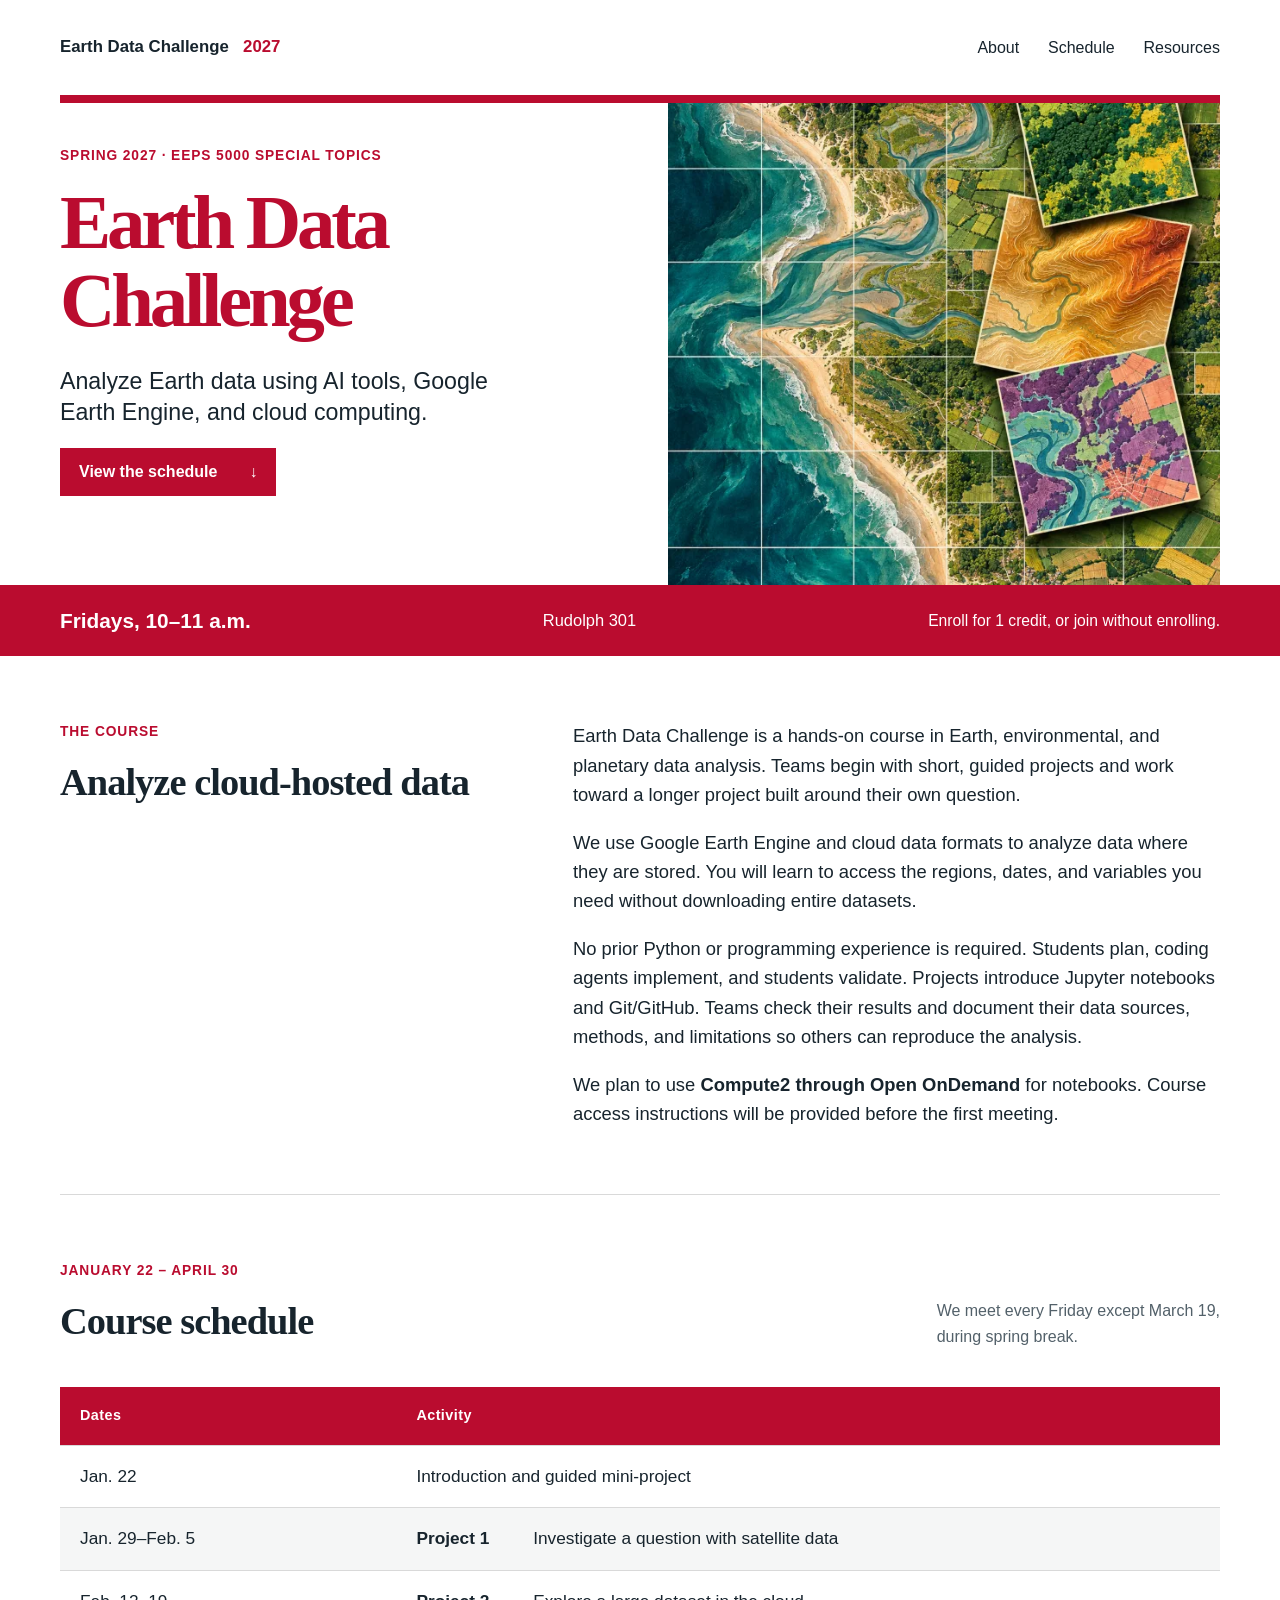
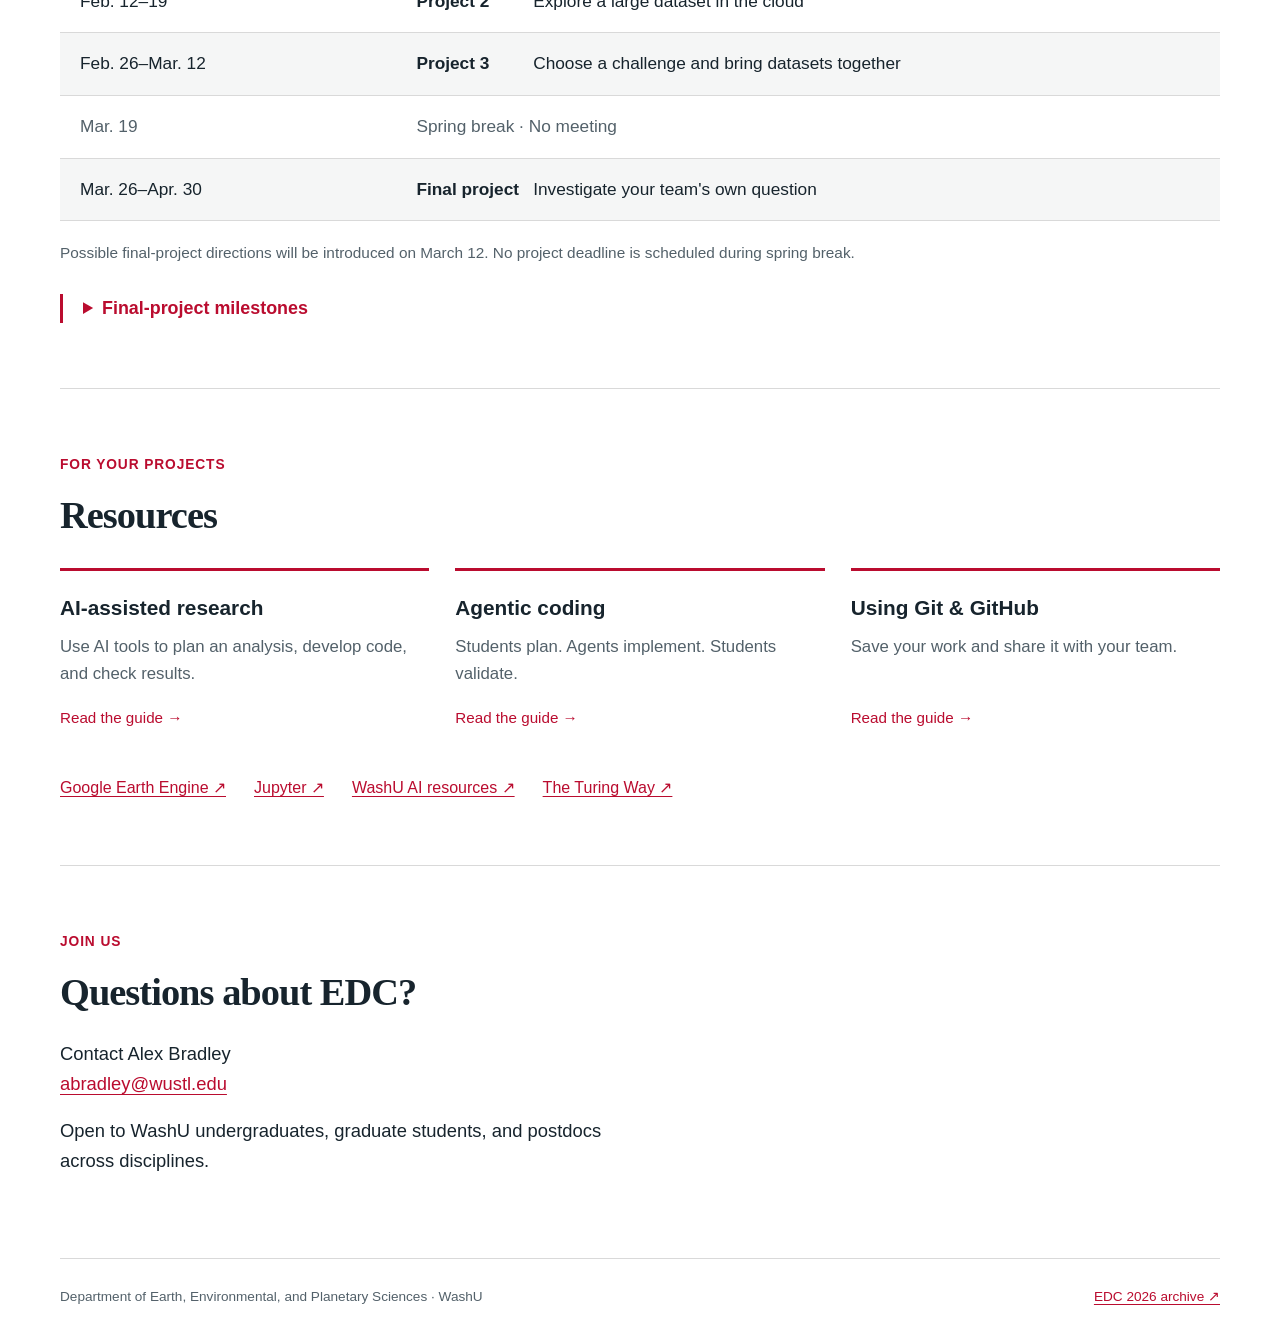
<file: index.html>
<!doctype html>
<html lang="en">
<head>
  <meta charset="utf-8">
  <meta name="viewport" content="width=device-width, initial-scale=1">
  <meta name="description" content="Earth Data Challenge, Spring 2027. EEPS 5000 at WashU: AI-assisted analysis, Google Earth Engine, cloud data, and team projects.">
  <meta name="theme-color" content="#BA0C2F">
  <title>Earth Data Challenge · Spring 2027</title>
  <link rel="stylesheet" href="styles.css">
</head>
<body>
  <a class="skip" href="#main">Skip to content</a>
  <header class="masthead wrap">
    <a class="wordmark" href="index.html">Earth Data Challenge <span>2027</span></a>
    <nav aria-label="Main navigation"><a href="#about">About</a><a href="#schedule">Schedule</a><a href="#resources">Resources</a></nav>
  </header>
  <main id="main">
    <section class="hero wrap" aria-labelledby="course-title">
      <div class="hero-copy">
        <p class="eyebrow">Spring 2027 · EEPS 5000 Special Topics</p>
        <h1 id="course-title">Earth Data<br>Challenge</h1>
        <p class="intro">Analyze Earth data using AI tools, Google Earth Engine, and cloud computing.</p>
        <a class="button" href="#schedule">View the schedule <span aria-hidden="true">↓</span></a>
      </div>
      <div class="hero-art"><img src="assets/map-tiles.webp" srcset="assets/map-tiles-640.webp 640w, assets/map-tiles.webp 1122w" sizes="(max-width: 560px) calc(100vw - 36px), (max-width: 850px) calc((100vw - 48px) / 2.1), (max-width: 1240px) calc((100vw - 80px) / 2.1), 553px" width="1122" height="1402" fetchpriority="high" loading="eager" decoding="async" alt="Illustrated coastal map mosaic with lifted tiles showing vegetation, elevation, and land-cover patterns."></div>
    </section>
    <div class="meeting-bar"><div class="wrap meeting-inner"><strong>Fridays, 10–11 a.m.</strong><span>Rudolph 301</span><span>Enroll for 1 credit, or join without enrolling.</span></div></div>
    <div class="wrap content">
      <section id="about" class="section about-grid" aria-labelledby="about-heading">
        <div><p class="eyebrow">The course</p><h2 id="about-heading">Analyze cloud-hosted data</h2></div>
        <div class="prose"><p>Earth Data Challenge is a hands-on course in Earth, environmental, and planetary data analysis. Teams begin with short, guided projects and work toward a longer project built around their own question.</p><p>We use Google Earth Engine and cloud data formats to analyze data where they are stored. You will learn to access the regions, dates, and variables you need without downloading entire datasets.</p><p>No prior Python or programming experience is required. Students plan, coding agents implement, and students validate. Projects introduce Jupyter notebooks and Git/GitHub. Teams check their results and document their data sources, methods, and limitations so others can reproduce the analysis.</p><p>We plan to use <strong>Compute2 through Open OnDemand</strong> for notebooks. Course access instructions will be provided before the first meeting.</p></div>
      </section>
      <section id="schedule" class="section" aria-labelledby="schedule-heading">
        <div class="section-heading"><div><p class="eyebrow">January 22 – April 30</p><h2 id="schedule-heading">Course schedule</h2></div><p>We meet every Friday except March 19,<br>during spring break.</p></div>
        <table class="schedule"><caption class="sr-only">Spring 2027 course schedule</caption><thead><tr><th scope="col">Dates</th><th scope="col">Activity</th></tr></thead><tbody>
          <tr><th scope="row">Jan. 22</th><td>Introduction and guided mini-project</td></tr>
          <tr><th scope="row">Jan. 29–Feb. 5</th><td><span class="project">Project 1</span> Investigate a question with satellite data</td></tr>
          <tr><th scope="row">Feb. 12–19</th><td><span class="project">Project 2</span> Explore a large dataset in the cloud</td></tr>
          <tr><th scope="row">Feb. 26–Mar. 12</th><td><span class="project">Project 3</span> Choose a challenge and bring datasets together</td></tr>
          <tr class="break"><th scope="row">Mar. 19</th><td>Spring break · No meeting</td></tr>
          <tr><th scope="row">Mar. 26–Apr. 30</th><td><span class="project">Final project</span> Investigate your team's own question</td></tr>
        </tbody></table>
        <p class="table-note">Possible final-project directions will be introduced on March 12. No project deadline is scheduled during spring break.</p>
        <details class="milestones"><summary>Final-project milestones</summary><table><caption class="sr-only">Final-project milestones</caption><thead><tr><th scope="col">Date</th><th scope="col">Milestone</th></tr></thead><tbody>
          <tr><th scope="row">Mar. 26</th><td>Define the question, form teams, and test data access</td></tr>
          <tr><th scope="row">Apr. 2</th><td>Review proposals and show an initial working analysis</td></tr>
          <tr><th scope="row">Apr. 9</th><td>Analysis workshop</td></tr>
          <tr><th scope="row">Apr. 16</th><td>Preliminary results and validation discussion</td></tr>
          <tr><th scope="row">Apr. 23</th><td>Exchange notebooks for a reproducibility check; refine presentations</td></tr>
          <tr><th scope="row">Apr. 30</th><td>Final presentations and discussion</td></tr>
        </tbody></table></details>
      </section>
      <section id="resources" class="section" aria-labelledby="resources-heading">
        <p class="eyebrow">For your projects</p><h2 id="resources-heading">Resources</h2>
        <div class="resource-grid">
          <a class="resource" href="ai-workflow.html"><h3>AI-assisted research</h3><p>Use AI tools to plan an analysis, develop code, and check results.</p><span>Read the guide →</span></a>
          <a class="resource" href="coding-guidelines.html"><h3>Agentic coding</h3><p>Students plan. Agents implement. Students validate.</p><span>Read the guide →</span></a>
          <a class="resource" href="using-git.html"><h3>Using Git &amp; GitHub</h3><p>Save your work and share it with your team.</p><span>Read the guide →</span></a>
        </div>
        <ul class="tool-links"><li><a href="https://earthengine.google.com/">Google Earth Engine ↗</a></li><li><a href="https://jupyter.org/">Jupyter ↗</a></li><li><a href="https://ai.washu.edu/">WashU AI resources ↗</a></li><li><a href="https://the-turing-way.netlify.app/">The Turing Way ↗</a></li></ul>
      </section>
      <section class="section closing" aria-labelledby="contact-heading"><div><p class="eyebrow">Join us</p><h2 id="contact-heading">Questions about EDC?</h2><p>Contact Alex Bradley<br><a href="mailto:abradley@wustl.edu">abradley@wustl.edu</a></p><p>Open to WashU undergraduates, graduate students, and postdocs across disciplines.</p></div></section>
    </div>
  </main>
  <footer class="wrap footer"><p>Department of Earth, Environmental, and Planetary Sciences · WashU</p><a href="https://washu-eeps.github.io/EDC-2026/">EDC 2026 archive ↗</a></footer>
</body>
</html>
</file>
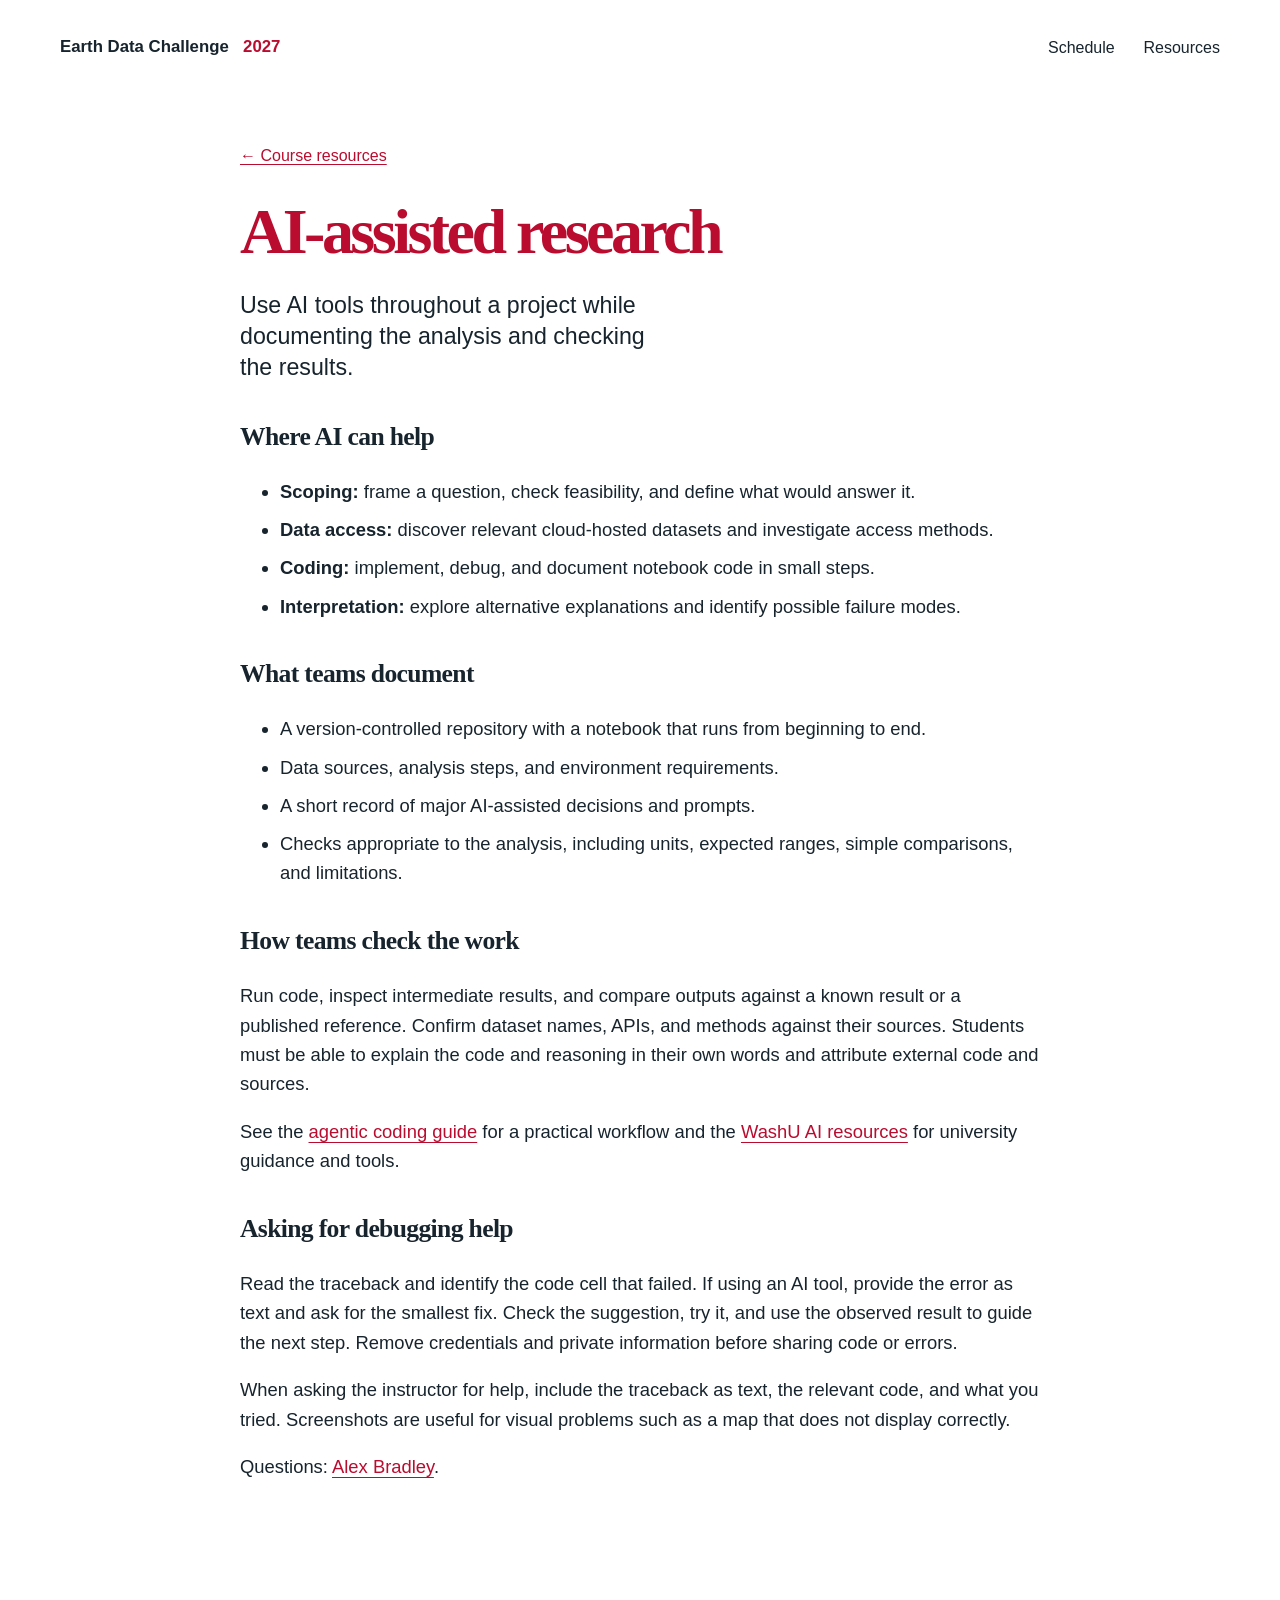
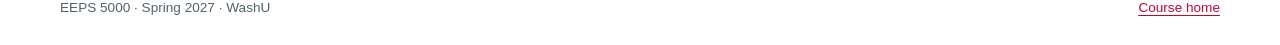
<file: ai-workflow.html>
<!doctype html>
<html lang="en"><head><meta charset="utf-8"><meta name="viewport" content="width=device-width, initial-scale=1"><meta name="description" content="Using AI tools for reviewable, reproducible Earth Data Challenge projects."><title>AI-assisted research · EDC 2027</title><link rel="stylesheet" href="styles.css"></head>
<body><a class="skip" href="#main">Skip to content</a><header class="masthead wrap"><a class="wordmark" href="index.html">Earth Data Challenge <span>2027</span></a><nav aria-label="Main navigation"><a href="index.html#schedule">Schedule</a><a href="index.html#resources">Resources</a></nav></header>
<main id="main" class="guide wrap"><a class="back" href="index.html#resources">← Course resources</a><h1>AI-assisted research</h1><p class="intro">Use AI tools throughout a project while documenting the analysis and checking the results.</p>
<h2>Where AI can help</h2><ul><li><strong>Scoping:</strong> frame a question, check feasibility, and define what would answer it.</li><li><strong>Data access:</strong> discover relevant cloud-hosted datasets and investigate access methods.</li><li><strong>Coding:</strong> implement, debug, and document notebook code in small steps.</li><li><strong>Interpretation:</strong> explore alternative explanations and identify possible failure modes.</li></ul>
<h2>What teams document</h2><ul><li>A version-controlled repository with a notebook that runs from beginning to end.</li><li>Data sources, analysis steps, and environment requirements.</li><li>A short record of major AI-assisted decisions and prompts.</li><li>Checks appropriate to the analysis, including units, expected ranges, simple comparisons, and limitations.</li></ul>
<h2>How teams check the work</h2><p>Run code, inspect intermediate results, and compare outputs against a known result or a published reference. Confirm dataset names, APIs, and methods against their sources. Students must be able to explain the code and reasoning in their own words and attribute external code and sources.</p><p>See the <a href="coding-guidelines.html">agentic coding guide</a> for a practical workflow and the <a href="https://ai.washu.edu/">WashU AI resources</a> for university guidance and tools.</p>
<h2>Asking for debugging help</h2><p>Read the traceback and identify the code cell that failed. If using an AI tool, provide the error as text and ask for the smallest fix. Check the suggestion, try it, and use the observed result to guide the next step. Remove credentials and private information before sharing code or errors.</p><p>When asking the instructor for help, include the traceback as text, the relevant code, and what you tried. Screenshots are useful for visual problems such as a map that does not display correctly.</p><p>Questions: <a href="mailto:abradley@wustl.edu">Alex Bradley</a>.</p></main><footer class="wrap footer"><p>EEPS 5000 · Spring 2027 · WashU</p><a href="index.html">Course home</a></footer></body></html>
</file>
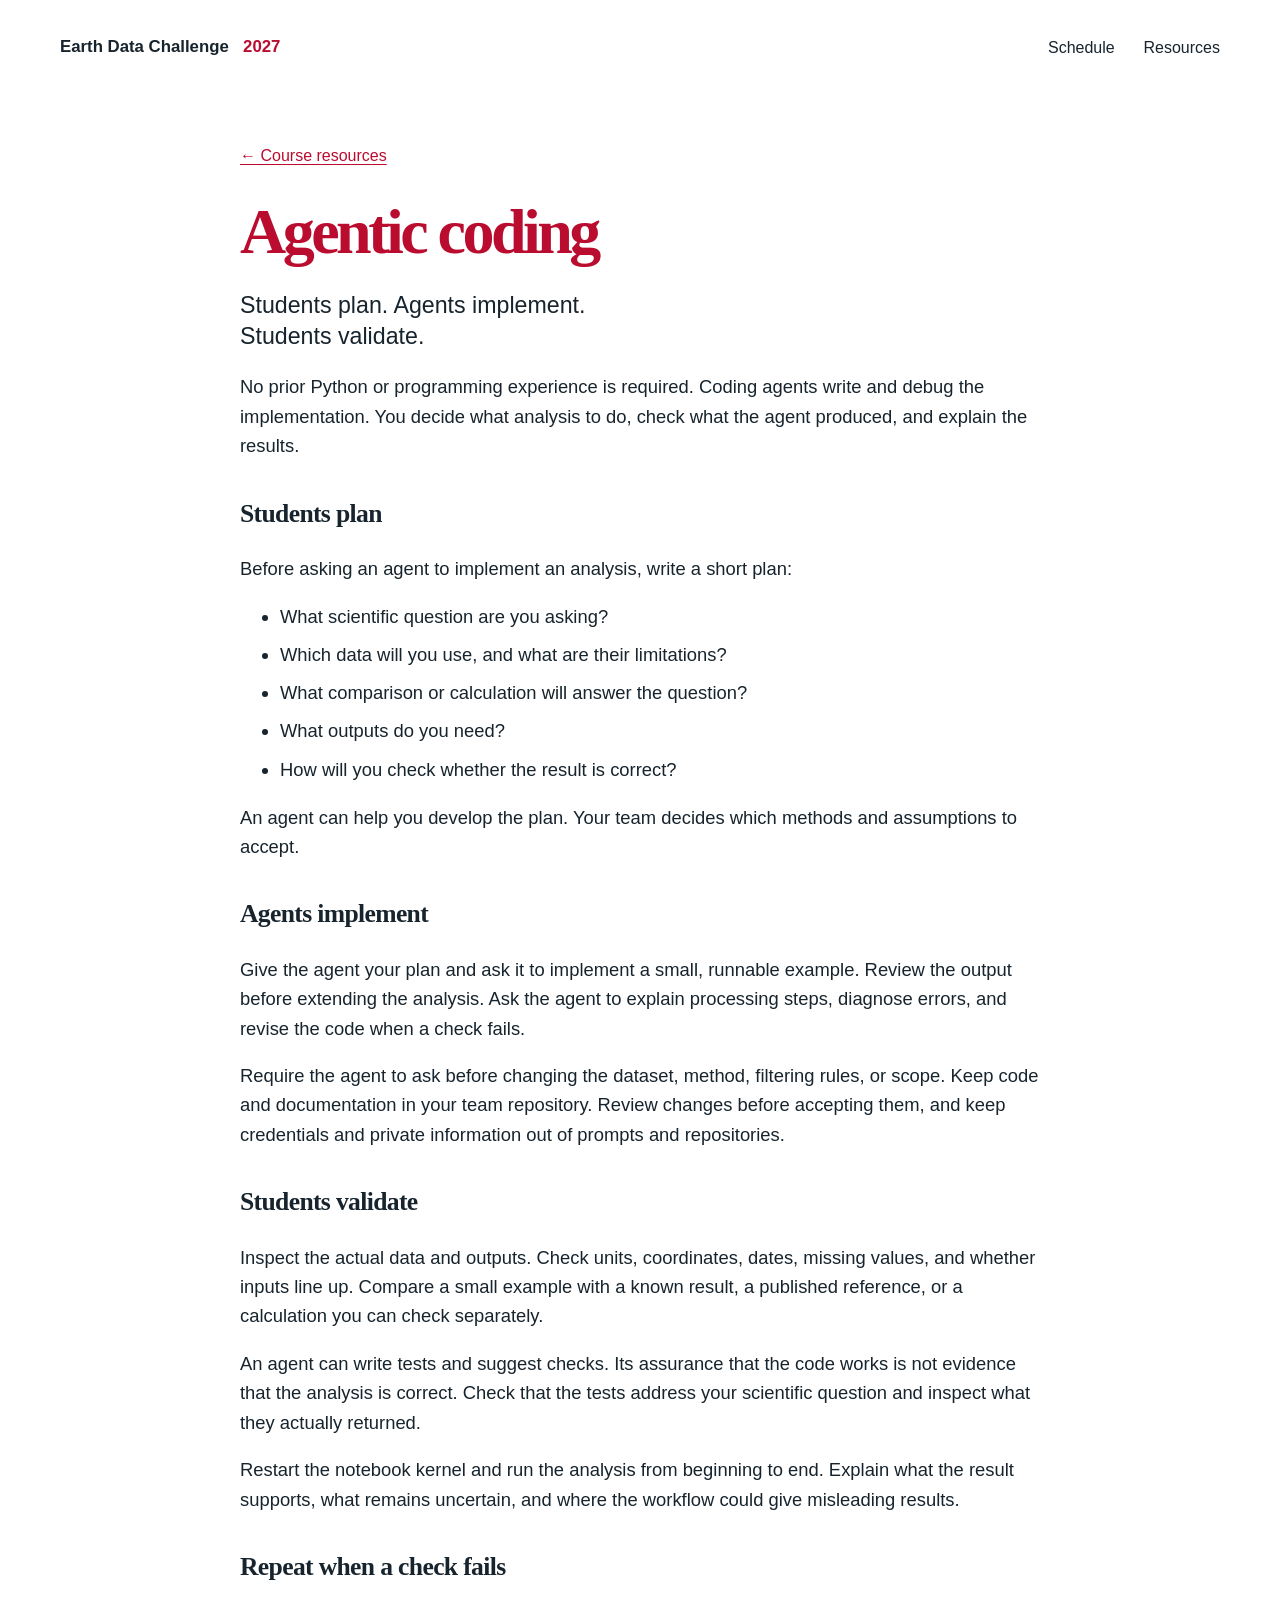
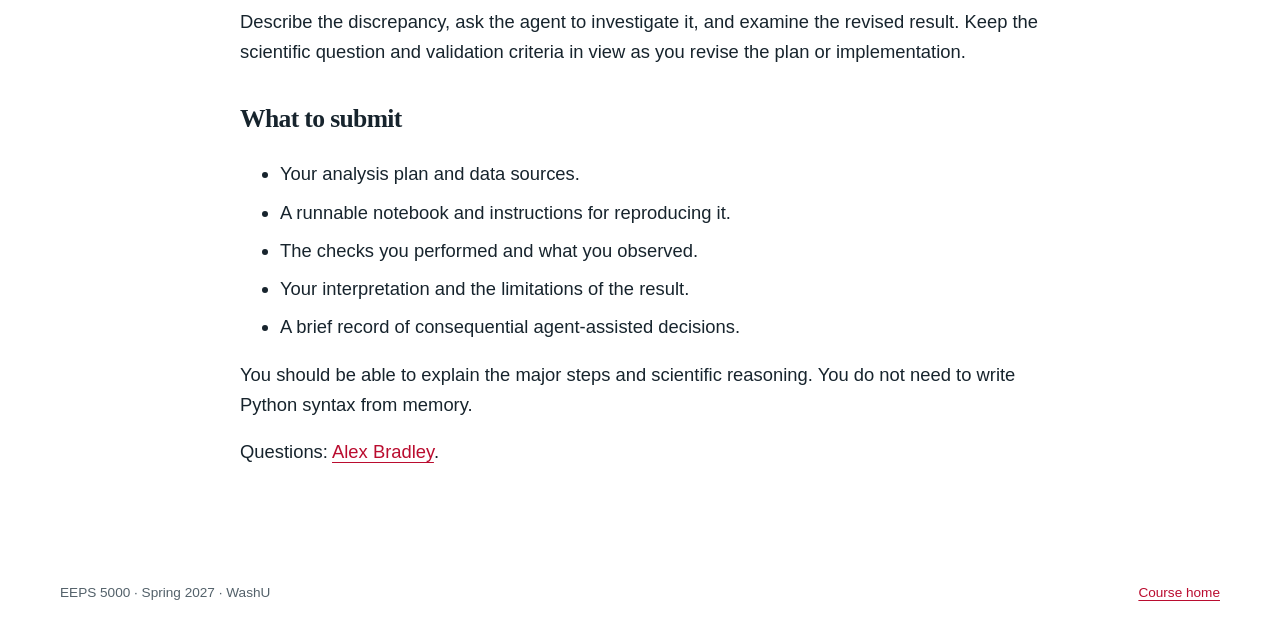
<file: coding-guidelines.html>
<!doctype html>
<html lang="en"><head><meta charset="utf-8"><meta name="viewport" content="width=device-width, initial-scale=1"><meta name="description" content="Agentic coding in Earth Data Challenge: students plan, agents implement, students validate."><title>Agentic coding · EDC 2027</title><link rel="stylesheet" href="styles.css"></head>
<body><a class="skip" href="#main">Skip to content</a><header class="masthead wrap"><a class="wordmark" href="index.html">Earth Data Challenge <span>2027</span></a><nav aria-label="Main navigation"><a href="index.html#schedule">Schedule</a><a href="index.html#resources">Resources</a></nav></header>
<main id="main" class="guide wrap"><a class="back" href="index.html#resources">← Course resources</a><h1>Agentic coding</h1><p class="intro">Students plan. Agents implement. Students validate.</p>
<p>No prior Python or programming experience is required. Coding agents write and debug the implementation. You decide what analysis to do, check what the agent produced, and explain the results.</p>
<h2>Students plan</h2><p>Before asking an agent to implement an analysis, write a short plan:</p><ul><li>What scientific question are you asking?</li><li>Which data will you use, and what are their limitations?</li><li>What comparison or calculation will answer the question?</li><li>What outputs do you need?</li><li>How will you check whether the result is correct?</li></ul><p>An agent can help you develop the plan. Your team decides which methods and assumptions to accept.</p>
<h2>Agents implement</h2><p>Give the agent your plan and ask it to implement a small, runnable example. Review the output before extending the analysis. Ask the agent to explain processing steps, diagnose errors, and revise the code when a check fails.</p><p>Require the agent to ask before changing the dataset, method, filtering rules, or scope. Keep code and documentation in your team repository. Review changes before accepting them, and keep credentials and private information out of prompts and repositories.</p>
<h2>Students validate</h2><p>Inspect the actual data and outputs. Check units, coordinates, dates, missing values, and whether inputs line up. Compare a small example with a known result, a published reference, or a calculation you can check separately.</p><p>An agent can write tests and suggest checks. Its assurance that the code works is not evidence that the analysis is correct. Check that the tests address your scientific question and inspect what they actually returned.</p><p>Restart the notebook kernel and run the analysis from beginning to end. Explain what the result supports, what remains uncertain, and where the workflow could give misleading results.</p>
<h2>Repeat when a check fails</h2><p>Describe the discrepancy, ask the agent to investigate it, and examine the revised result. Keep the scientific question and validation criteria in view as you revise the plan or implementation.</p>
<h2>What to submit</h2><ul><li>Your analysis plan and data sources.</li><li>A runnable notebook and instructions for reproducing it.</li><li>The checks you performed and what you observed.</li><li>Your interpretation and the limitations of the result.</li><li>A brief record of consequential agent-assisted decisions.</li></ul><p>You should be able to explain the major steps and scientific reasoning. You do not need to write Python syntax from memory.</p><p>Questions: <a href="mailto:abradley@wustl.edu">Alex Bradley</a>.</p></main><footer class="wrap footer"><p>EEPS 5000 · Spring 2027 · WashU</p><a href="index.html">Course home</a></footer></body></html>
</file>
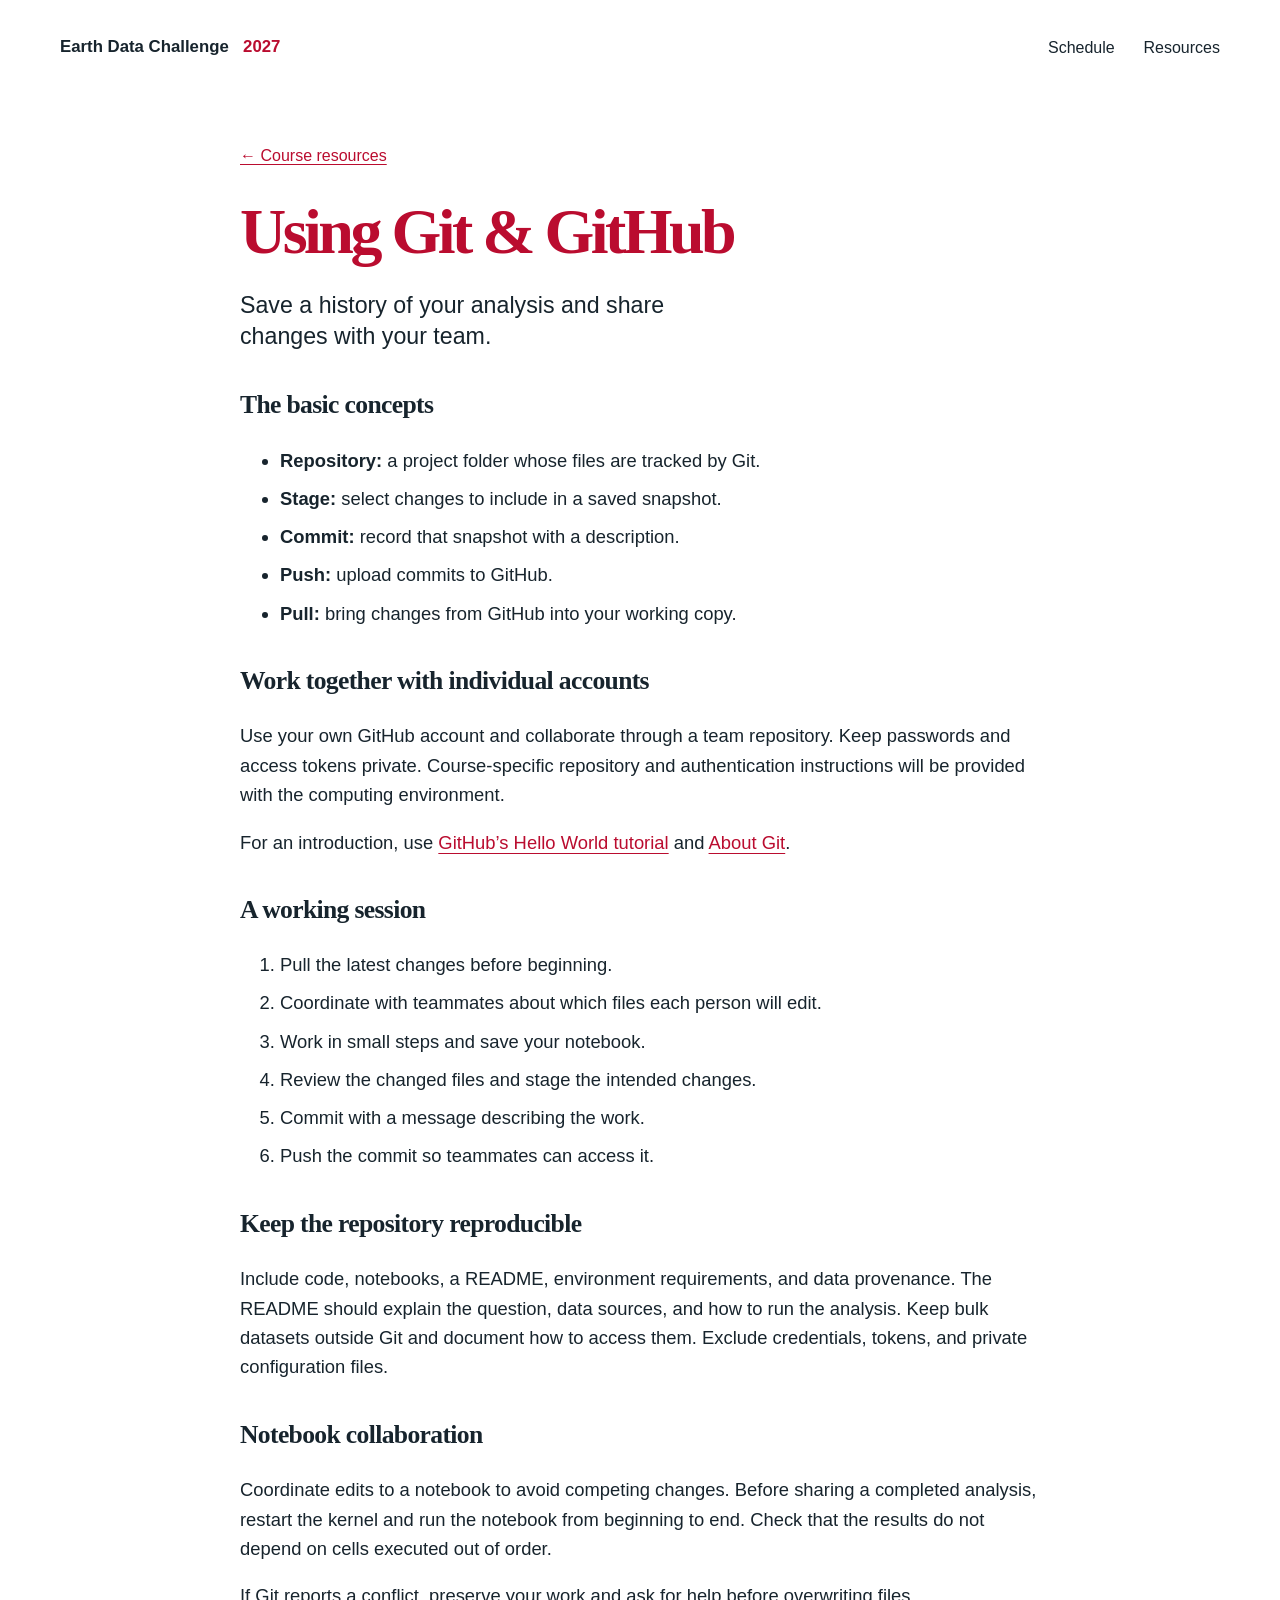
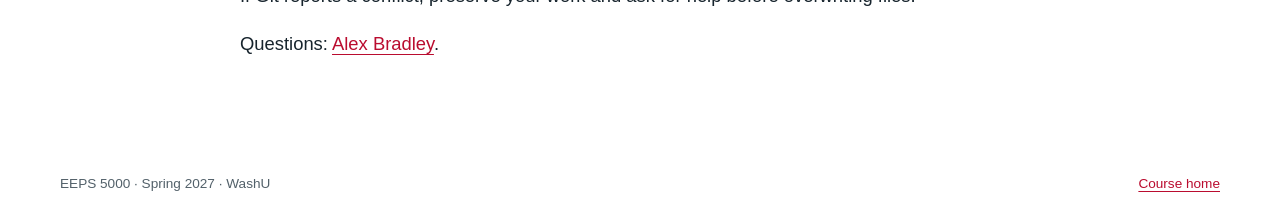
<file: using-git.html>
<!doctype html>
<html lang="en"><head><meta charset="utf-8"><meta name="viewport" content="width=device-width, initial-scale=1"><meta name="description" content="Git and GitHub collaboration for Earth Data Challenge teams."><title>Using Git &amp; GitHub · EDC 2027</title><link rel="stylesheet" href="styles.css"></head>
<body><a class="skip" href="#main">Skip to content</a><header class="masthead wrap"><a class="wordmark" href="index.html">Earth Data Challenge <span>2027</span></a><nav aria-label="Main navigation"><a href="index.html#schedule">Schedule</a><a href="index.html#resources">Resources</a></nav></header>
<main id="main" class="guide wrap"><a class="back" href="index.html#resources">← Course resources</a><h1>Using Git &amp; GitHub</h1><p class="intro">Save a history of your analysis and share changes with your team.</p>
<h2>The basic concepts</h2><ul><li><strong>Repository:</strong> a project folder whose files are tracked by Git.</li><li><strong>Stage:</strong> select changes to include in a saved snapshot.</li><li><strong>Commit:</strong> record that snapshot with a description.</li><li><strong>Push:</strong> upload commits to GitHub.</li><li><strong>Pull:</strong> bring changes from GitHub into your working copy.</li></ul>
<h2>Work together with individual accounts</h2><p>Use your own GitHub account and collaborate through a team repository. Keep passwords and access tokens private. Course-specific repository and authentication instructions will be provided with the computing environment.</p><p>For an introduction, use <a href="https://docs.github.com/en/get-started/start-your-journey/hello-world">GitHub’s Hello World tutorial</a> and <a href="https://docs.github.com/en/get-started/using-git/about-git">About Git</a>.</p>
<h2>A working session</h2><ol><li>Pull the latest changes before beginning.</li><li>Coordinate with teammates about which files each person will edit.</li><li>Work in small steps and save your notebook.</li><li>Review the changed files and stage the intended changes.</li><li>Commit with a message describing the work.</li><li>Push the commit so teammates can access it.</li></ol>
<h2>Keep the repository reproducible</h2><p>Include code, notebooks, a README, environment requirements, and data provenance. The README should explain the question, data sources, and how to run the analysis. Keep bulk datasets outside Git and document how to access them. Exclude credentials, tokens, and private configuration files.</p>
<h2>Notebook collaboration</h2><p>Coordinate edits to a notebook to avoid competing changes. Before sharing a completed analysis, restart the kernel and run the notebook from beginning to end. Check that the results do not depend on cells executed out of order.</p><p>If Git reports a conflict, preserve your work and ask for help before overwriting files.</p><p>Questions: <a href="mailto:abradley@wustl.edu">Alex Bradley</a>.</p></main><footer class="wrap footer"><p>EEPS 5000 · Spring 2027 · WashU</p><a href="index.html">Course home</a></footer></body></html>
</file>
<file: styles.css>
:root{--red:#ba0c2f;--dark-red:#971b2f;--ink:#17242d;--muted:#53616a;--paper:#fff;--gray:#d9d9d9;--wash:#f5f6f6;--teal:#007d8a;--sans:Calibri,"Segoe UI",Arial,sans-serif;--serif:Georgia,"Times New Roman",serif}
*{box-sizing:border-box}html{scroll-behavior:smooth;scroll-padding-top:2rem}body{margin:0;background:var(--paper);color:var(--ink);font:1.15rem/1.6 var(--sans)}a{color:var(--red);text-underline-offset:.2em}a:hover{color:var(--dark-red)}a:focus-visible,summary:focus-visible{outline:3px solid var(--teal);outline-offset:5px}.wrap{width:min(1160px,calc(100% - 80px));margin-inline:auto}.masthead{display:flex;align-items:center;justify-content:space-between;gap:2rem;min-height:95px}.wordmark{color:var(--ink);text-decoration:none;font-weight:700;font-size:1.05rem}.wordmark span{color:var(--red);margin-left:.6rem}.masthead nav{display:flex;gap:1.8rem}.masthead nav a{color:var(--ink);text-decoration:none;font-size:1rem}.masthead nav a:hover{text-decoration:underline}.hero{display:grid;grid-template-columns:1.1fr 1fr;min-height:490px;border-top:8px solid var(--red)}.hero-copy{padding:42px 36px 38px 0;position:relative;z-index:1}.eyebrow{color:var(--red);font-weight:700;font-size:.86rem;letter-spacing:.065em;text-transform:uppercase;margin:0 0 17px}h1{font:700 clamp(3.2rem,6vw,5.35rem)/1.02 var(--serif);color:var(--red);letter-spacing:-.055em;margin:0 0 25px}.intro{font-size:1.45rem;line-height:1.35;max-width:440px;margin:0 0 20px}.hero-detail{font-size:1.05rem;line-height:1.5;margin-bottom:26px}.button{display:inline-flex;align-items:center;gap:2rem;padding:11px 19px;background:var(--red);color:#fff;text-decoration:none;font-weight:700;font-size:1rem}.button:hover{background:var(--dark-red);color:#fff}.hero-art{position:relative;overflow:hidden}.hero-art>img{width:100%;height:100%;position:absolute;object-fit:cover;object-position:68% 48%}.art-note{position:absolute;bottom:10px;right:10px;background:#fff;padding:2px 8px;font-size:.72rem;color:var(--muted)}.meeting-bar{background:var(--red);color:white}.meeting-inner{display:flex;gap:2rem;align-items:center;justify-content:space-between;padding-block:19px;font-size:1.03rem}.meeting-inner strong{font-size:1.3rem}.meeting-inner span:last-child{font-size:.98rem}.section{padding-block:65px;border-bottom:1px solid var(--gray)}h2{font:700 clamp(1.85rem,3vw,2.5rem)/1.17 var(--serif);letter-spacing:-.025em;margin:0 0 24px}p{margin:0 0 18px}.about-grid{display:grid;grid-template-columns:.9fr 1.3fr;gap:65px}.prose p:last-child{margin-bottom:0}.section-heading{display:flex;align-items:end;justify-content:space-between;gap:2rem;margin-bottom:20px}.section-heading>p{font-size:1rem;color:var(--muted)}table{width:100%;border-collapse:collapse;text-align:left;font-size:1.08rem}th,td{padding:17px 20px;border-bottom:1px solid var(--gray);vertical-align:top}thead{background:var(--red);color:white}thead th{font-size:.9rem;letter-spacing:.03em}tbody th{width:29%;font-weight:400;white-space:nowrap}tbody tr:nth-child(even){background:var(--wash)}.project{font-weight:700;display:inline-block;min-width:112px}.break{color:var(--muted)}.table-note{font-size:.96rem;color:var(--muted);margin-top:20px}.milestones{margin-top:28px;border-left:3px solid var(--red);padding-left:20px}.milestones summary{cursor:pointer;color:var(--red);font-size:1.12rem;font-weight:700}.milestones table{margin-top:20px}.resource-grid{display:grid;grid-template-columns:repeat(3,1fr);gap:26px;margin-top:30px}.resource{display:flex;flex-direction:column;text-decoration:none;color:var(--ink);border-top:3px solid var(--red);padding:20px 0 15px}.resource h3{font-size:1.3rem;margin:0 0 10px}.resource p{font-size:1.05rem;color:var(--muted)}.resource>span{font-size:.95rem;color:var(--red);margin-top:auto}.resource:hover h3{text-decoration:underline}.tool-links{display:flex;gap:12px 28px;flex-wrap:wrap;list-style:none;padding:0;margin:30px 0 0;font-size:1rem}.closing{display:flex;justify-content:space-between;align-items:center;gap:4rem}.closing>div{max-width:580px}.poster-link{display:flex;gap:22px;align-items:center;text-decoration:none;font-size:1.05rem;font-weight:700}.poster-link img{width:105px;height:auto;box-shadow:0 3px 15px #17242d24;border:1px solid var(--gray)}.poster-link small{display:block;font-size:.8rem;font-weight:400;color:var(--muted);margin-top:5px}.footer{display:flex;justify-content:space-between;gap:2rem;padding-block:27px;color:var(--muted);font-size:.85rem}.footer p{margin:0}.footer a{white-space:nowrap}.skip{position:absolute;top:-100px;left:20px;z-index:10;padding:10px;background:white}.skip:focus{top:10px}.sr-only{position:absolute;width:1px;height:1px;padding:0;margin:-1px;overflow:hidden;clip:rect(0,0,0,0);white-space:nowrap;border:0}.guide{max-width:800px;padding-block:45px 70px}.guide h1{font-size:clamp(2.5rem,5vw,4rem);margin-top:30px}.guide h2{font:700 1.6rem/1.3 var(--serif);margin-top:36px}.guide h3{font-size:1.2rem}.guide li{margin-bottom:.55rem}.back{font-size:1rem}
@media(max-width:850px){.wrap{width:calc(100% - 48px)}.meeting-inner{gap:10px 25px;flex-wrap:wrap;justify-content:flex-start}.meeting-inner span:last-child{flex-basis:100%}.about-grid{grid-template-columns:1fr;gap:12px}.section-heading{display:block}.resource-grid{gap:20px}.closing{gap:2rem}.poster-link{flex-direction:column;align-items:start;min-width:155px}.hero-copy{padding-right:22px}.intro{font-size:1.22rem}.project{display:block}.footer{flex-wrap:wrap}}
@media(max-width:560px){.wrap{width:calc(100% - 36px)}.masthead{min-height:90px;flex-wrap:wrap;gap:8px;padding-block:15px}.masthead nav{gap:22px}.hero{grid-template-columns:1fr;min-height:0}.hero-copy{padding:30px 0}h1{font-size:3.6rem}.hero-art{height:270px}.hero-art>img{object-position:60% 46%}.intro{font-size:1.3rem}.section{padding-block:42px}.resource-grid{grid-template-columns:1fr;gap:5px}.resource{padding-block:19px}.resource p{margin-bottom:10px}th,td{padding:14px 10px;font-size:.99rem}tbody th{white-space:normal;width:34%}.closing{align-items:start;flex-direction:column;gap:20px}.poster-link{flex-direction:row;align-items:center}.poster-link img{width:85px}.footer{gap:10px}.meeting-inner strong{font-size:1.2rem}.milestones{padding-left:10px}}
@media(prefers-reduced-motion:reduce){html{scroll-behavior:auto}}
@media print{.masthead nav,.button,.poster-link,.footer,.art-note{display:none}.wrap{width:100%}.hero{min-height:300px}.hero-copy{padding-top:20px}.section{padding-block:25px}.meeting-bar{color:#000;background:none;border-block:1px solid #000}details>table{display:table!important}}
</file>
